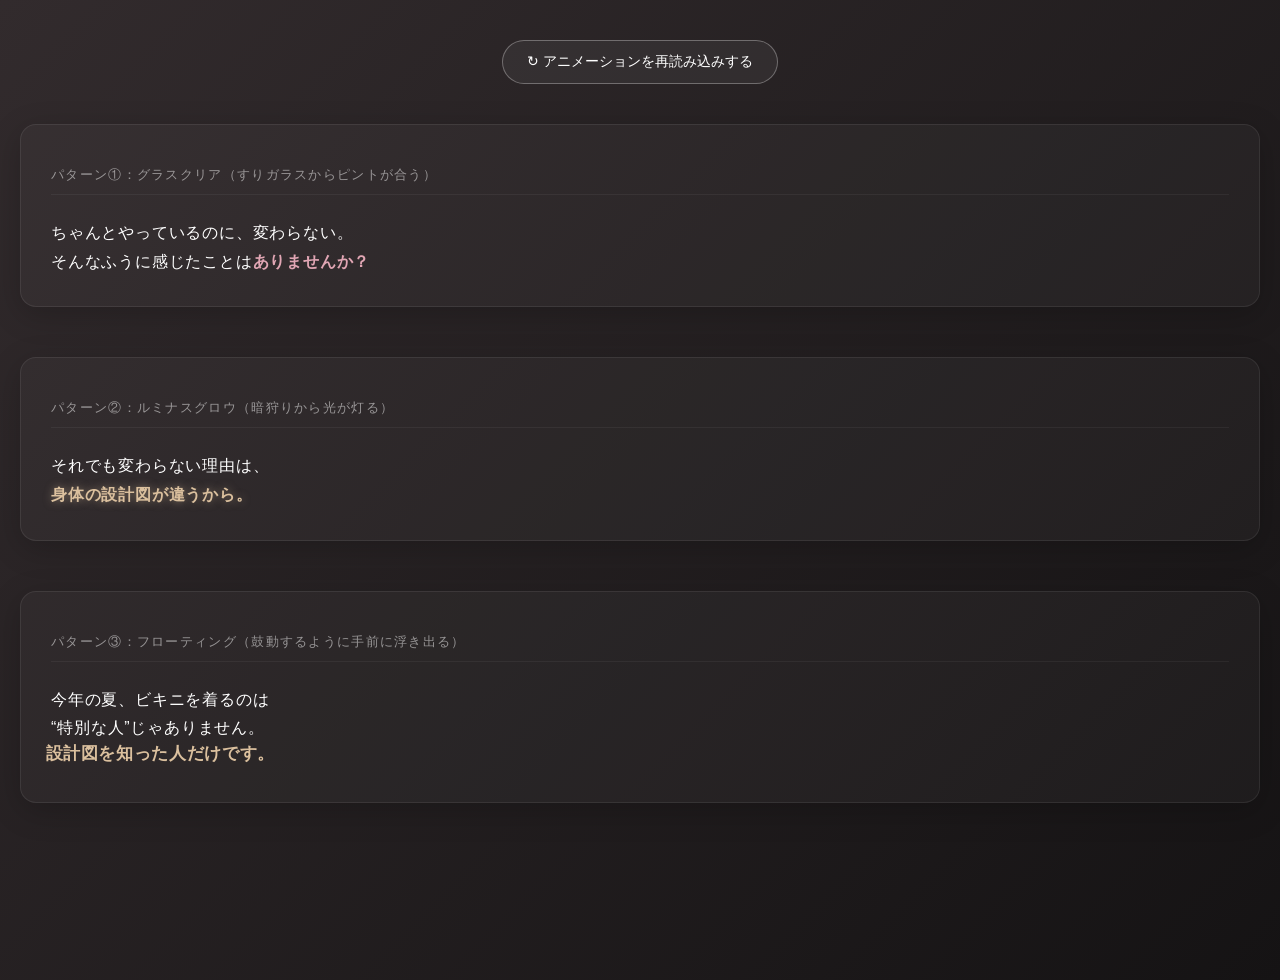
<file: sample.html>
<!DOCTYPE html>
<html lang="ja">
<head>
<meta charset="UTF-8">
<meta name="viewport" content="width=device-width, initial-scale=1.0">
<title>Text Animation Samples</title>
<style>
    body {
        margin: 0;
        background: linear-gradient(135deg, #322b2d 0%, #151314 100%);
        color: #fff;
        font-family: "Helvetica Neue", Arial, "Hiragino Kaku Gothic ProN", "Hiragino Sans", Meiryo, sans-serif;
        padding: 40px 20px;
        min-height: 100vh;
        letter-spacing: 0.05em;
    }
    .demo-container { 
        margin-bottom: 50px; 
        background: rgba(255,255,255,0.03); 
        padding: 30px; 
        border-radius: 16px; 
        border: 1px solid rgba(255,255,255,0.08); 
        box-shadow: 0 8px 32px rgba(0,0,0,0.2);
    }
    h2 { 
        font-weight: 300; 
        font-size: 13px; 
        letter-spacing: 0.1em; 
        color: rgba(255,255,255,0.5); 
        margin-bottom: 24px; 
        border-bottom: 1px solid rgba(255,255,255,0.05);
        padding-bottom: 10px;
    }
    .text-block { 
        font-size: 16px; 
        line-height: 1.8; 
        font-weight: 500; 
    }
    
    /* 共通カラー */
    .t-pink { color: #e1a6b4; font-weight: bold; }
    .t-gold { color: #dbc09e; font-weight: bold; }

    /* ベーステキスト（普通の文章部分）のゆっくりとしたフェードイン */
    .base-text { opacity: 0; transform: translateY(15px); }
    .is-playing .base-text {
        animation: baseFade 1s cubic-bezier(0.2, 0.8, 0.2, 1) forwards;
    }
    @keyframes baseFade {
        to { opacity: 1; transform: translateY(0); }
    }

    /* -------------------------------------
       1. グラス・クリアエフェクト (Blur Reveal)
       ------------------------------------- */
    .blur-reveal-target {
        display: inline-block;
        opacity: 0;
        filter: blur(10px);
        transform: scale(0.95);
    }
    /* 普通の文字が現れた「0.8秒後」に起動 */
    .is-playing .blur-reveal-target {
        animation: blurRevealAnim 1.6s cubic-bezier(0.2, 0.8, 0.2, 1) forwards 0.8s;
    }
    @keyframes blurRevealAnim {
        0% { opacity: 0; filter: blur(10px); transform: scale(0.95); }
        40% { opacity: 0.5; filter: blur(5px); transform: scale(0.98); }
        100% { opacity: 1; filter: blur(0); transform: scale(1); }
    }

    /* -------------------------------------
       2. ルミナス・グロウ (Luminous Glow)
       ------------------------------------- */
    .glow-reveal-target {
        display: inline-block;
        color: rgba(255,255,255,0.2); /* 最初は暗い色 */
        text-shadow: none;
        transition: color 1s ease;
    }
    .is-playing .glow-reveal-target {
        animation: glowRevealAnim 2.0s cubic-bezier(0.2, 0.8, 0.2, 1) forwards 0.8s;
    }
    @keyframes glowRevealAnim {
        0% { color: rgba(255,255,255,0.2); text-shadow: none; }
        40% { color: #dbc09e; text-shadow: 0 0 20px rgba(219, 192, 158, 0.9); }
        100% { color: #dbc09e; text-shadow: 0 0 8px rgba(219, 192, 158, 0.5); }
    }

    /* -------------------------------------
       3. フローティング・ブレス (Scale & Float)
       ------------------------------------- */
    .float-breathe-target {
        display: inline-block;
        opacity: 0;
        transform: translateY(15px);
    }
    .is-playing .float-breathe-target {
        /* バネのような動きでポンッと浮き上がる (cubic-bezier) */
        animation: floatBreatheAnim 1.4s cubic-bezier(0.34, 1.56, 0.64, 1) forwards 0.8s;
    }
    @keyframes floatBreatheAnim {
        0% { opacity: 0; transform: translateY(15px) scale(0.95); }
        100% { opacity: 1; transform: translateY(-3px) scale(1.05); }
    }

    /* リプレイボタン */
    .replay-btn {
        display: inline-block;
        margin-bottom: 40px; 
        padding: 12px 24px; 
        background: rgba(255,255,255,0.05); 
        color: #fff; 
        border: 1px solid rgba(255,255,255,0.3); 
        border-radius: 30px; 
        cursor: pointer; 
        font-size: 14px;
        transition: background 0.3s ease;
    }
    .replay-btn:hover { background: rgba(255,255,255,0.15); }

</style>
</head>
<body>

<div style="text-align: center;">
    <button class="replay-btn" onclick="playAll()">↻ アニメーションを再読み込みする</button>
</div>

<!-- ======================= サンプル1 ======================= -->
<div class="demo-container anim-group">
    <h2>パターン①：グラスクリア（すりガラスからピントが合う）</h2>
    <div class="text-block base-text">
        ちゃんとやっているのに、変わらない。<br>
        そんなふうに感じたことは<span class="t-pink blur-reveal-target">ありませんか？</span>
    </div>
</div>

<!-- ======================= サンプル2 ======================= -->
<div class="demo-container anim-group">
    <h2>パターン②：ルミナスグロウ（暗狩りから光が灯る）</h2>
    <div class="text-block base-text">
        それでも変わらない理由は、<br>
        <span class="t-gold glow-reveal-target">身体の設計図が違うから。</span>
    </div>
</div>

<!-- ======================= サンプル3 ======================= -->
<div class="demo-container anim-group">
    <h2>パターン③：フローティング（鼓動するように手前に浮き出る）</h2>
    <div class="text-block base-text">
        今年の夏、ビキニを着るのは<br>
        “特別な人”じゃありません。<br>
        <span class="t-gold float-breathe-target">設計図を知った人だけです。</span>
    </div>
</div>

<script>
    // 全てのアニメーションクラスを一度外して、再度付け直すことでリプレイする
    function playAll() {
        const groups = document.querySelectorAll('.anim-group');
        groups.forEach(g => {
            g.classList.remove('is-playing');
            void g.offsetWidth; // リフローを強制してアニメーションをリセット
            g.classList.add('is-playing');
        });
    }
    
    // ロード時に初回再生
    window.onload = playAll;
</script>
</body>
</html>
</file>
